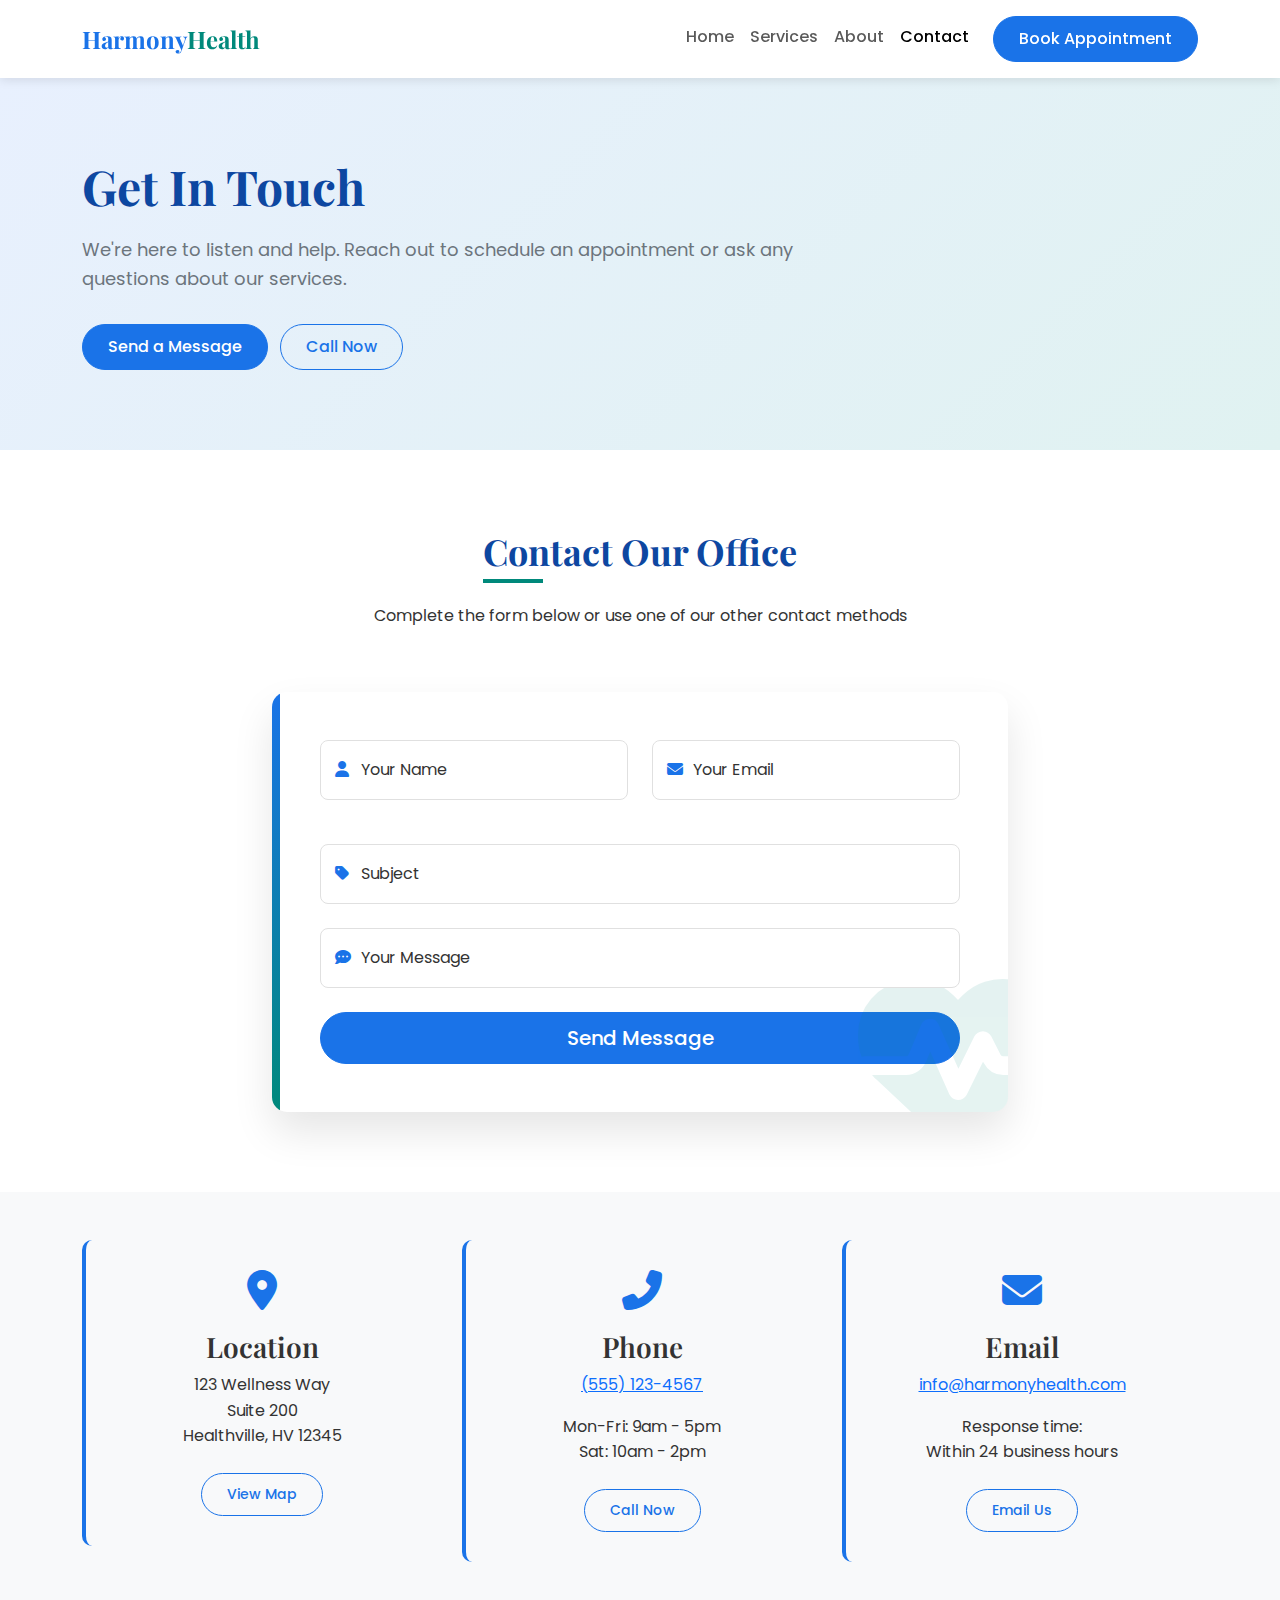
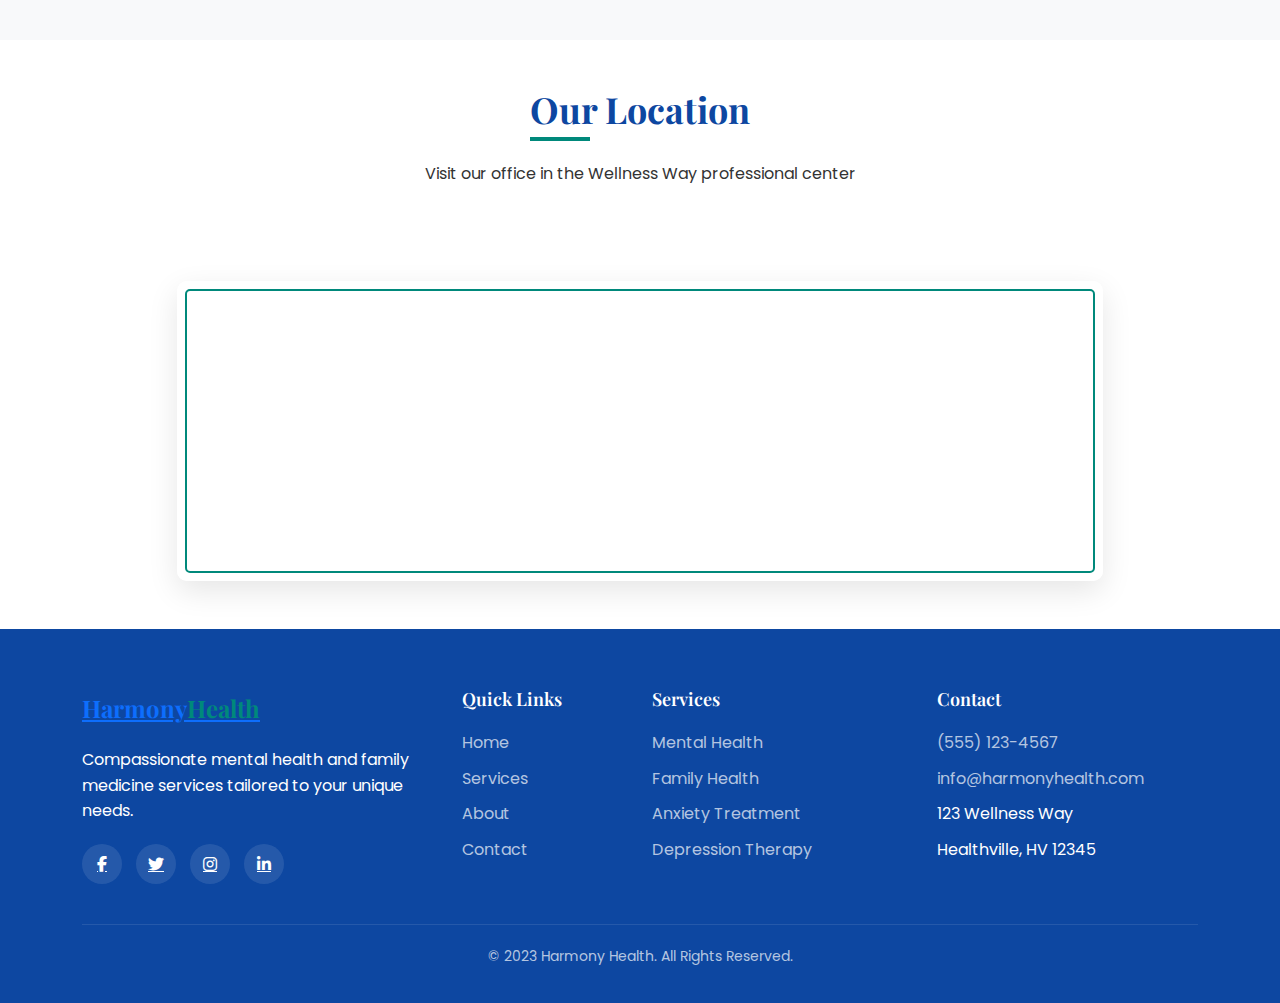
<file: contact.html>
<!DOCTYPE html>
<html lang="en">
<head>
    <meta charset="UTF-8">
    <meta name="viewport" content="width=device-width, initial-scale=1.0">
    <title>Contact Us | Harmony Health</title>
    <!-- Bootstrap CSS -->
    <link href="https://cdn.jsdelivr.net/npm/bootstrap@5.3.0/dist/css/bootstrap.min.css" rel="stylesheet">
    <!-- Font Awesome -->
    <link rel="stylesheet" href="https://cdnjs.cloudflare.com/ajax/libs/font-awesome/6.4.0/css/all.min.css">
    <!-- Google Fonts -->
    <link href="https://fonts.googleapis.com/css2?family=Poppins:wght@300;400;500;600;700&family=Playfair+Display:wght@400;500;600;700&display=swap" rel="stylesheet">
    <link rel="stylesheet" href="style.css">

</head>
<body>
    <!-- Navbar-->
    <nav class="navbar navbar-expand-lg sticky-top">
        <div class="container">
            <a class="navbar-brand" href="index.html">Harmony<span>Health</span></a>
            <button class="navbar-toggler" type="button" data-bs-toggle="collapse" data-bs-target="#navbarNav" aria-controls="navbarNav" aria-expanded="false" aria-label="Toggle navigation">
                <span class="navbar-toggler-icon"></span>
            </button>
            <div class="collapse navbar-collapse" id="navbarNav">
                <ul class="navbar-nav ms-auto">
                    <li class="nav-item">
                        <a class="nav-link" href="index.html">Home</a>
                    </li>
                    <li class="nav-item">
                        <a class="nav-link" href="services.html">Services</a>
                    </li>
                    <li class="nav-item">
                        <a class="nav-link" href="about.html">About</a>
                    </li>
                    <li class="nav-item">
                        <a class="nav-link active" href="contact.html">Contact</a>
                    </li>
                    <li class="nav-item ms-lg-3">
                        <a class="btn btn-primary" href="contact.html">Book Appointment</a>
                    </li>
                </ul>
            </div>
        </div>
    </nav>

    <!-- Contact Hero Section -->
    <section class="contact-hero">
        <div class="container">
            <div class="contact-hero-content">
                <h1 class="hero-title">Get In Touch</h1>
                <p class="hero-subtitle">We're here to listen and help. Reach out to schedule an appointment or ask any questions about our services.</p>
                <a href="#contact-form" class="btn btn-primary me-2">Send a Message</a>
                <a href="tel:5551234567" class="btn btn-outline-primary">Call Now</a>
            </div>
        </div>
    </section>

    <!-- Contact Form Section -->
    <section class="contact-form-section" id="contact-form">
        <div class="container">
            <div class="row justify-content-center mb-5">
                <div class="col-lg-8 text-center">
                    <h2 class="section-title">Contact Our Office</h2>
                    <p>Complete the form below or use one of our other contact methods</p>
                </div>
            </div>
            
            <div class="row">
                <div class="col-lg-8 mx-auto">
                    <div class="contact-form-container p-4 p-lg-5">
                        <div class="form-pattern">
                            <i class="fas fa-heartbeat"></i>
                        </div>
                        <form>
                            <div class="row">
                                <div class="col-md-6 mb-4">
                                    <div class="form-floating">
                                        <input type="text" class="form-control" id="name" placeholder="Your Name">
                                        <label for="name">Your Name</label>
                                        <div class="input-icon">
                                            <i class="fas fa-user"></i>
                                        </div>
                                    </div>
                                </div>
                                <div class="col-md-6 mb-4">
                                    <div class="form-floating">
                                        <input type="email" class="form-control" id="email" placeholder="Your Email">
                                        <label for="email">Your Email</label>
                                        <div class="input-icon">
                                            <i class="fas fa-envelope"></i>
                                        </div>
                                    </div>
                                </div>
                            </div>
                            <div class="mb-4">
                                <div class="form-floating">
                                    <input type="text" class="form-control" id="subject" placeholder="Subject">
                                    <label for="subject">Subject</label>
                                    <div class="input-icon">
                                        <i class="fas fa-tag"></i>
                                    </div>
                                </div>
                            </div>
                            <div class="mb-4">
                                <div class="form-floating">
                                    <textarea class="form-control" id="message" placeholder="Your Message"></textarea>
                                    <label for="message">Your Message</label>
                                    <div class="input-icon">
                                        <i class="fas fa-comment-dots"></i>
                                    </div>
                                </div>
                            </div>
                            <button type="submit" class="btn btn-primary btn-lg w-100">Send Message</button>
                        </form>
                    </div>
                </div>
            </div>
        </div>
    </section>

    <!-- Contact Info Section -->
    <section class="py-5" style="background-color: var(--gray);">
        <div class="container">
            <div class="row">
                <div class="col-md-4">
                    <div class="contact-info-card text-center">
                        <i class="fas fa-map-marker-alt"></i>
                        <h3>Location</h3>
                        <p>123 Wellness Way<br>Suite 200<br>Healthville, HV 12345</p>
                        <a href="#map" class="btn btn-sm btn-outline-primary mt-2">View Map</a>
                    </div>
                </div>
                <div class="col-md-4">
                    <div class="contact-info-card text-center">
                        <i class="fas fa-phone-alt"></i>
                        <h3>Phone</h3>
                        <p><a href="tel:5551234567">(555) 123-4567</a></p>
                        <p>Mon-Fri: 9am - 5pm<br>Sat: 10am - 2pm</p>
                        <a href="tel:5551234567" class="btn btn-sm btn-outline-primary mt-2">Call Now</a>
                    </div>
                </div>
                <div class="col-md-4">
                    <div class="contact-info-card text-center">
                        <i class="fas fa-envelope"></i>
                        <h3>Email</h3>
                        <p><a href="mailto:info@harmonyhealth.com">info@harmonyhealth.com</a></p>
                        <p>Response time:<br>Within 24 business hours</p>
                        <a href="mailto:info@harmonyhealth.com" class="btn btn-sm btn-outline-primary mt-2">Email Us</a>
                    </div>
                </div>
            </div>
        </div>
    </section>

    <!-- Map Section -->
    <section class="py-5" id="map">
        <div class="container">
            <div class="row justify-content-center mb-5">
                <div class="col-lg-8 text-center">
                    <h2 class="section-title">Our Location</h2>
                    <p>Visit our office in the Wellness Way professional center</p>
                </div>
            </div>
            <div class="row">
                <div class="col-lg-10 mx-auto">
                    <div class="map-container">
                        <iframe src="https://www.google.com/maps/embed?pb=!1m18!1m12!1m3!1d3022.215256018064!2d-73.9878449241646!3d40.74844097138949!2m3!1f0!2f0!3f0!3m2!1i1024!2i768!4f13.1!3m3!1m2!1s0x89c259a9b3117469%3A0xd134e199a405a163!2sEmpire%20State%20Building!5e0!3m2!1sen!2sus!4v1689872281482!5m2!1sen!2sus" width="100%" height="400" style="border:0;" allowfullscreen="" loading="lazy" referrerpolicy="no-referrer-when-downgrade"></iframe>
                    </div>
                </div>
            </div>
        </div>
    </section>

    <!-- Footer -->
    <footer class="footer">
        <div class="container">
            <div class="row">
                <div class="col-lg-4">
                    <a href="index.html" class="footer-logo">Harmony<span>Health</span></a>
                    <p class="footer-about">Compassionate mental health and family medicine services tailored to your unique needs.</p>
                    <div class="social-icons">
                        <a href="#"><i class="fab fa-facebook-f"></i></a>
                        <a href="#"><i class="fab fa-twitter"></i></a>
                        <a href="#"><i class="fab fa-instagram"></i></a>
                        <a href="#"><i class="fab fa-linkedin-in"></i></a>
                    </div>
                </div>
                <div class="col-lg-2 col-md-6">
                    <div class="footer-links">
                        <h5>Quick Links</h5>
                        <ul>
                            <li><a href="index.html">Home</a></li>
                            <li><a href="services.html">Services</a></li>
                            <li><a href="about.html">About</a></li>
                            <li><a href="contact.html">Contact</a></li>
                        </ul>
                    </div>
                </div>
                <div class="col-lg-3 col-md-6">
                    <div class="footer-links">
                        <h5>Services</h5>
                        <ul>
                            <li><a href="services.html#mental-health">Mental Health</a></li>
                            <li><a href="services.html#family-health">Family Health</a></li>
                            <li><a href="services.html#anxiety">Anxiety Treatment</a></li>
                            <li><a href="services.html#depression">Depression Therapy</a></li>
                        </ul>
                    </div>
                </div>
                <div class="col-lg-3 col-md-6">
                    <div class="footer-links">
                        <h5>Contact</h5>
                        <ul>
                            <li><a href="tel:5551234567">(555) 123-4567</a></li>
                            <li><a href="mailto:info@harmonyhealth.com">info@harmonyhealth.com</a></li>
                            <li>123 Wellness Way</li>
                            <li>Healthville, HV 12345</li>
                        </ul>
                    </div>
                </div>
            </div>
            <div class="copyright">
                <p>&copy; 2023 Harmony Health. All Rights Reserved.</p>
            </div>
        </div>
    </footer>

    <!-- Bootstrap JS -->
    <script src="https://cdn.jsdelivr.net/npm/bootstrap@5.3.0/dist/js/bootstrap.bundle.min.js"></script>
    
    <script>
        // Form input animation
        document.addEventListener('DOMContentLoaded', function() {
            const formInputs = document.querySelectorAll('.form-control');
            
            formInputs.forEach(input => {
                // Add focus class when input is focused
                input.addEventListener('focus', function() {
                    this.parentNode.classList.add('focused');
                });
                
                // Remove focus class when input loses focus
                input.addEventListener('blur', function() {
                    if(this.value === '') {
                        this.parentNode.classList.remove('focused');
                    }
                });
                
                // Check for pre-filled values
                if(input.value !== '') {
                    input.parentNode.classList.add('focused');
                }
            });
            
            // Smooth scrolling for anchor links
            document.querySelectorAll('a[href^="#"]').forEach(anchor => {
                anchor.addEventListener('click', function(e) {
                    e.preventDefault();
                    const target = document.querySelector(this.getAttribute('href'));
                    if(target) {
                        target.scrollIntoView({
                            behavior: 'smooth'
                        });
                    }
                });
            });
        });
    </script>
</body>
</html>
</file>
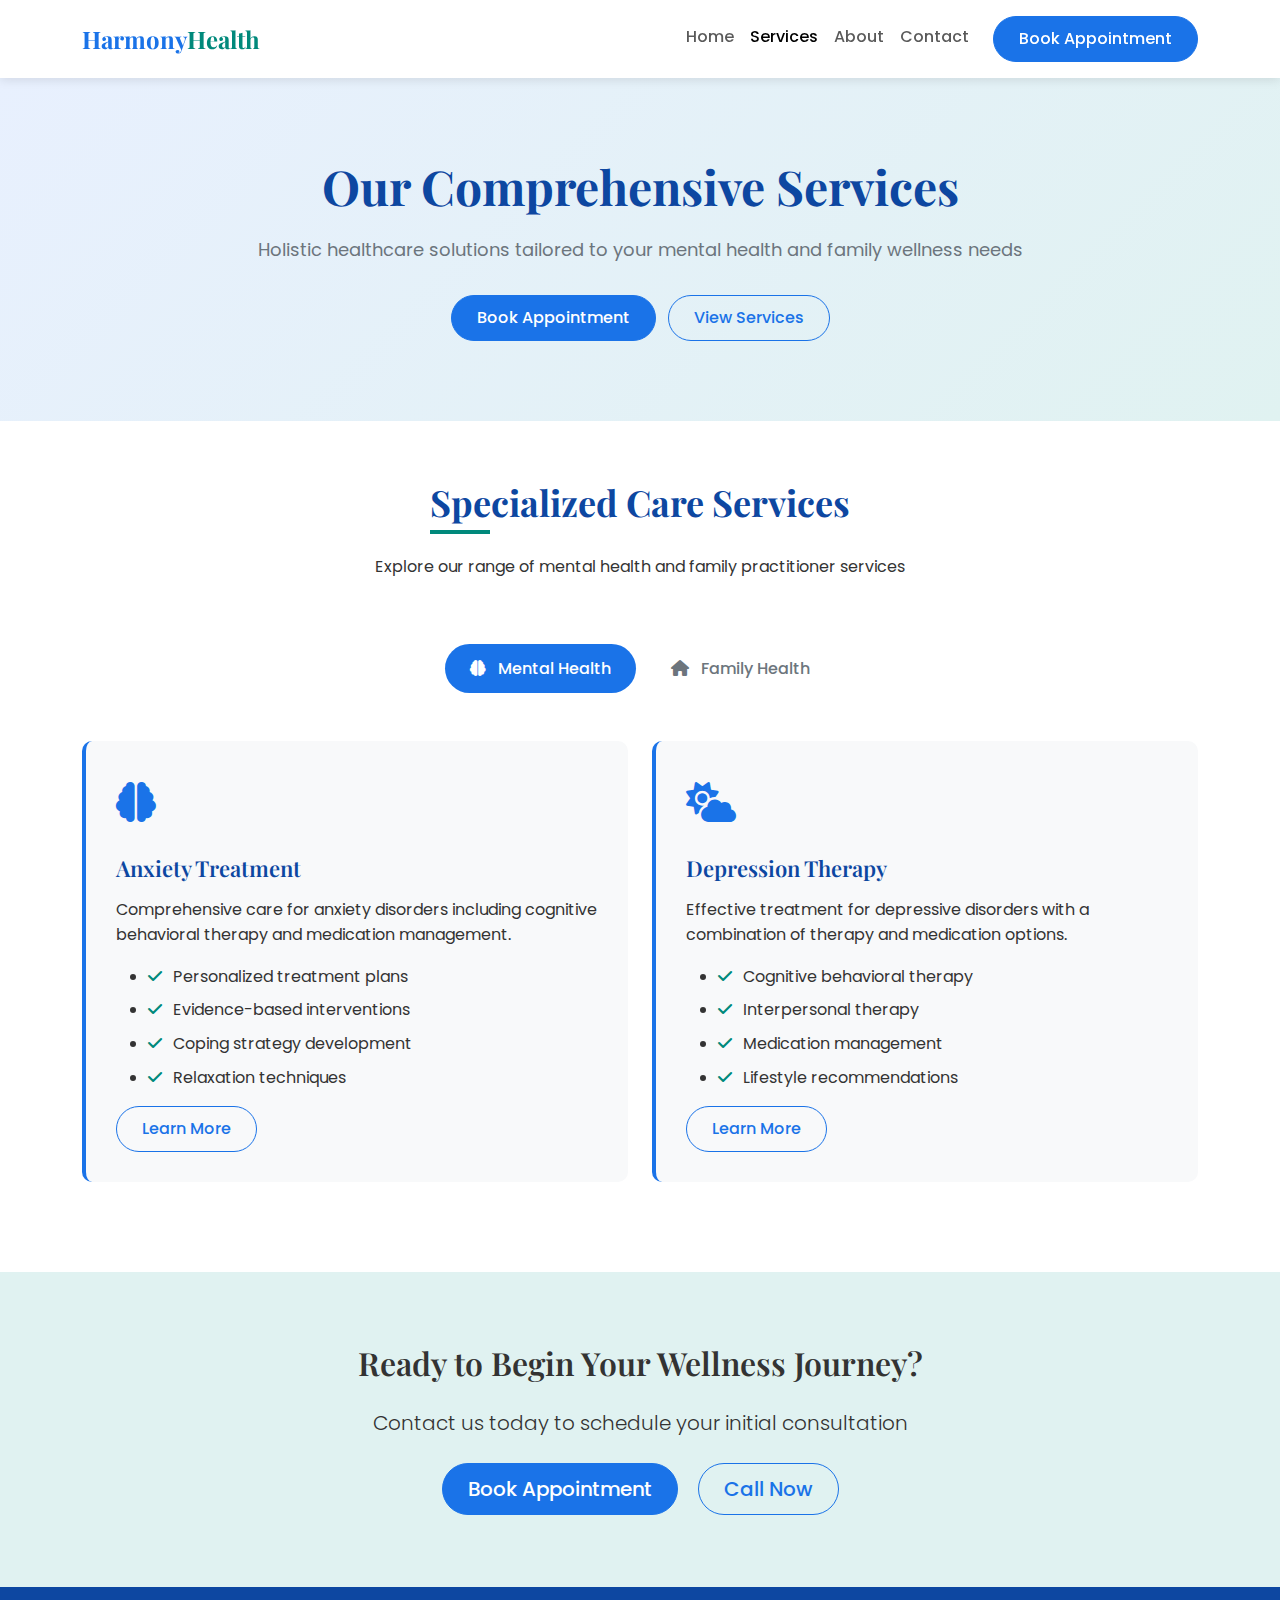
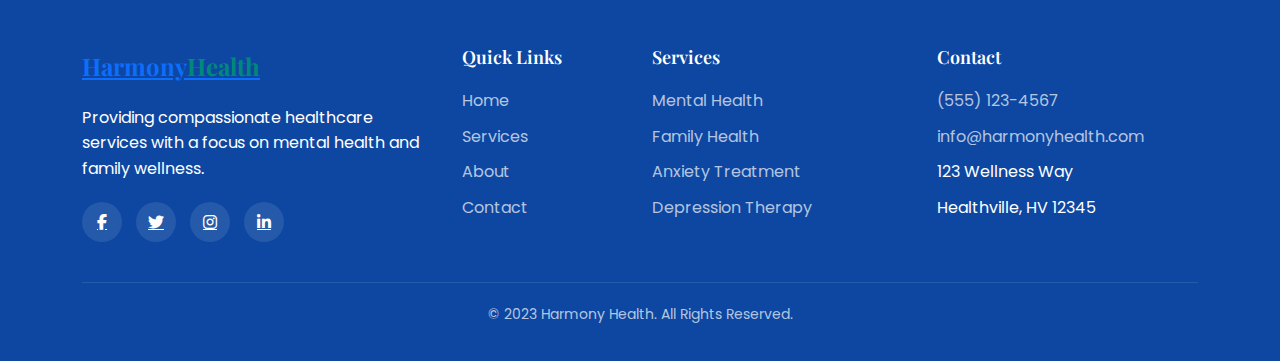
<file: services.html>
<!DOCTYPE html>
<html lang="en">
<head>
    <meta charset="UTF-8">
    <meta name="viewport" content="width=device-width, initial-scale=1.0">
    <title>Our Services | Harmony Health</title>
    <!-- Bootstrap CSS -->
    <link href="https://cdn.jsdelivr.net/npm/bootstrap@5.3.0/dist/css/bootstrap.min.css" rel="stylesheet">
    <!-- Font Awesome -->
    <link rel="stylesheet" href="https://cdnjs.cloudflare.com/ajax/libs/font-awesome/6.4.0/css/all.min.css">
    <!-- Google Fonts -->
    <link href="https://fonts.googleapis.com/css2?family=Poppins:wght@300;400;500;600;700&family=Playfair+Display:wght@400;500;600;700&display=swap" rel="stylesheet">
    <!--Custom CSS-->
    <link rel="stylesheet" href="style.css">
    
</head>
<body>
    <!-- Navbar -->
    <nav class="navbar navbar-expand-lg sticky-top">
        <div class="container">
            <a class="navbar-brand" href="index.html">Harmony<span>Health</span></a>
            <button class="navbar-toggler" type="button" data-bs-toggle="collapse" data-bs-target="#navbarNav" aria-controls="navbarNav" aria-expanded="false" aria-label="Toggle navigation">
                <span class="navbar-toggler-icon"></span>
            </button>
            <div class="collapse navbar-collapse" id="navbarNav">
                <ul class="navbar-nav ms-auto">
                    <li class="nav-item">
                        <a class="nav-link" href="index.html">Home</a>
                    </li>
                    <li class="nav-item">
                        <a class="nav-link active" href="services.html">Services</a>
                    </li>
                    <li class="nav-item">
                        <a class="nav-link" href="about.html">About</a>
                    </li>
                    <li class="nav-item">
                        <a class="nav-link" href="contact.html">Contact</a>
                    </li>
                    <li class="nav-item ms-lg-3">
                        <a class="btn btn-primary" href="contact.html">Book Appointment</a>
                    </li>
                </ul>
            </div>
        </div>
    </nav>

    <!-- Services Hero Section -->
    <section class="services-hero">
        <div class="container">
            <div class="services-hero-content">
                <h1 class="hero-title">Our Comprehensive Services</h1>
                <p class="hero-subtitle">Holistic healthcare solutions tailored to your mental health and family wellness needs</p>
                <a href="index.html#contact" class="btn btn-primary me-2">Book Appointment</a>
                <a href="#services" class="btn btn-outline-primary">View Services</a>
            </div>
        </div>
    </section>

    <!-- Services Tabs Section -->
    <section class="service-tabs-container" id="services">
        <div class="container">
            <div class="row justify-content-center">
                <div class="col-lg-8 text-center mb-5">
                    <h2 class="section-title">Specialized Care Services</h2>
                    <p>Explore our range of mental health and family practitioner services</p>
                </div>
            </div>
            
            <div class="row">
                <div class="col-12">
                    <ul class="nav nav-pills justify-content-center mb-5" id="servicesTab" role="tablist">
                        <li class="nav-item" role="presentation">
                            <button class="nav-link active" id="mental-health-tab" data-bs-toggle="pill" data-bs-target="#mental-health" type="button" role="tab" aria-controls="mental-health" aria-selected="true">
                                <i class="fas fa-brain me-2"></i> Mental Health
                            </button>
                        </li>
                        <li class="nav-item" role="presentation">
                            <button class="nav-link" id="family-health-tab" data-bs-toggle="pill" data-bs-target="#family-health" type="button" role="tab" aria-controls="family-health" aria-selected="false">
                                <i class="fas fa-home me-2"></i> Family Health
                            </button>
                        </li>
                    </ul>
                    
                    <div class="tab-content" id="servicesTabContent">
                        <!-- Mental Health Services -->
                        <div class="tab-pane fade show active" id="mental-health" role="tabpanel" aria-labelledby="mental-health-tab">
                            <div class="row">
                                <!-- Anxiety Treatment -->
                                <div class="col-lg-6" id="anxiety">
                                    <div class="service-detail-card">
                                        <div class="service-icon">
                                            <i class="fas fa-brain"></i>
                                        </div>
                                        <h3 class="service-title">Anxiety Treatment</h3>
                                        <p>Comprehensive care for anxiety disorders including cognitive behavioral therapy and medication management.</p>
                                        <ul class="service-features">
                                            <li>Personalized treatment plans</li>
                                            <li>Evidence-based interventions</li>
                                            <li>Coping strategy development</li>
                                            <li>Relaxation techniques</li>
                                        </ul>
                                        <a href="index.html#contact" class="btn btn-outline-primary">Learn More</a>
                                    </div>
                                </div>
                                
                                <!-- Depression Therapy -->
                                <div class="col-lg-6" id="depression">
                                    <div class="service-detail-card">
                                        <div class="service-icon">
                                            <i class="fas fa-cloud-sun"></i>
                                        </div>
                                        <h3 class="service-title">Depression Therapy</h3>
                                        <p>Effective treatment for depressive disorders with a combination of therapy and medication options.</p>
                                        <ul class="service-features">
                                            <li>Cognitive behavioral therapy</li>
                                            <li>Interpersonal therapy</li>
                                            <li>Medication management</li>
                                            <li>Lifestyle recommendations</li>
                                        </ul>
                                        <a href="index.html#contact" class="btn btn-outline-primary">Learn More</a>
                                    </div>
                                </div>
                                
                                <!-- Additional Mental Health Services would go here -->
                            </div>
                        </div>
                        
                        <!-- Family Health Services -->
                        <div class="tab-pane fade" id="family-health" role="tabpanel" aria-labelledby="family-health-tab">
                            <div class="row">
                                <!-- Pediatric Care -->
                                <div class="col-lg-6" id="pediatric">
                                    <div class="service-detail-card">
                                        <div class="service-icon">
                                            <i class="fas fa-baby"></i>
                                        </div>
                                        <h3 class="service-title">Pediatric Care</h3>
                                        <p>Comprehensive healthcare for children from infancy through adolescence.</p>
                                        <ul class="service-features">
                                            <li>Well-child visits</li>
                                            <li>Immunizations</li>
                                            <li>Developmental screenings</li>
                                            <li>Acute illness care</li>
                                        </ul>
                                        <a href="index.html#contact" class="btn btn-outline-primary">Learn More</a>
                                    </div>
                                </div>
                                
                                <!-- Women's Health -->
                                <div class="col-lg-6" id="womens-health">
                                    <div class="service-detail-card">
                                        <div class="service-icon">
                                            <i class="fas fa-female"></i>
                                        </div>
                                        <h3 class="service-title">Women's Health</h3>
                                        <p>Specialized care addressing women's unique health needs across all life stages.</p>
                                        <ul class="service-features">
                                            <li>Annual well-woman exams</li>
                                            <li>Contraceptive counseling</li>
                                            <li>Menopause management</li>
                                            <li>Preventive screenings</li>
                                        </ul>
                                        <a href="index.html#contact" class="btn btn-outline-primary">Learn More</a>
                                    </div>
                                </div>
                                
                                <!-- Additional Family Health Services would go here -->
                            </div>
                        </div>
                    </div>
                </div>
            </div>
        </div>
    </section>

    <!-- CTA Section -->
    <section class="py-5" style="background-color: var(--light-teal);">
        <div class="container text-center py-4">
            <h2 class="mb-4">Ready to Begin Your Wellness Journey?</h2>
            <p class="lead mb-4">Contact us today to schedule your initial consultation</p>
            <a href="index.html#contact" class="btn btn-primary btn-lg me-3">Book Appointment</a>
            <a href="tel:5551234567" class="btn btn-outline-primary btn-lg">Call Now</a>
        </div>
    </section>

    <!-- Footer -->
    <footer class="footer">
        <div class="container">
            <div class="row">
                <div class="col-lg-4">
                    <a href="index.html" class="footer-logo">Harmony<span>Health</span></a>
                    <p class="footer-about">Providing compassionate healthcare services with a focus on mental health and family wellness.</p>
                    <div class="social-icons">
                        <a href="#"><i class="fab fa-facebook-f"></i></a>
                        <a href="#"><i class="fab fa-twitter"></i></a>
                        <a href="#"><i class="fab fa-instagram"></i></a>
                        <a href="#"><i class="fab fa-linkedin-in"></i></a>
                    </div>
                </div>
                <div class="col-lg-2 col-md-6">
                    <div class="footer-links">
                        <h5>Quick Links</h5>
                        <ul>
                            <li><a href="index.html">Home</a></li>
                            <li><a href="services.html">Services</a></li>
                            <li><a href="index.html#about">About</a></li>
                            <li><a href="index.html#contact">Contact</a></li>
                        </ul>
                    </div>
                </div>
                <div class="col-lg-3 col-md-6">
                    <div class="footer-links">
                        <h5>Services</h5>
                        <ul>
                            <li><a href="services.html#mental-health">Mental Health</a></li>
                            <li><a href="services.html#family-health">Family Health</a></li>
                            <li><a href="services.html#anxiety">Anxiety Treatment</a></li>
                            <li><a href="services.html#depression">Depression Therapy</a></li>
                        </ul>
                    </div>
                </div>
                <div class="col-lg-3 col-md-6">
                    <div class="footer-links">
                        <h5>Contact</h5>
                        <ul>
                            <li><a href="tel:5551234567">(555) 123-4567</a></li>
                            <li><a href="mailto:info@harmonyhealth.com">info@harmonyhealth.com</a></li>
                            <li>123 Wellness Way</li>
                            <li>Healthville, HV 12345</li>
                        </ul>
                    </div>
                </div>
            </div>
            <div class="copyright">
                <p>&copy; 2023 Harmony Health. All Rights Reserved.</p>
            </div>
        </div>
    </footer>

    <!-- Bootstrap JS -->
    <script src="https://cdn.jsdelivr.net/npm/bootstrap@5.3.0/dist/js/bootstrap.bundle.min.js"></script>
    
    <script>
        // Tab activation from URL hash
        document.addEventListener('DOMContentLoaded', function() {
            // Activate tab if hash matches
            if(window.location.hash === '#family-health') {
                const tab = new bootstrap.Tab(document.querySelector('#family-health-tab'));
                tab.show();
            }
            
            // Smooth scrolling for anchor links
            document.querySelectorAll('a[href^="#"]').forEach(anchor => {
                anchor.addEventListener('click', function(e) {
                    e.preventDefault();
                    const target = document.querySelector(this.getAttribute('href'));
                    if(target) {
                        target.scrollIntoView({
                            behavior: 'smooth'
                        });
                    }
                });
            });
        });
    </script>
</body>
</html>
</file>
<file: style.css>
:root {
            --primary-blue: #1a73e8;
            --dark-blue: #0d47a1;
            --light-blue: #e8f0fe;
            --teal: #00897b;
            --light-teal: #e0f2f1;
            --white: #ffffff;
            --gray: #f8f9fa;
            --dark-gray: #6c757d;
        }

        body {
            font-family: 'Poppins', sans-serif;
            color: #333;
            line-height: 1.6;
        }

        h1,
        h2,
        h3,
        h4,
        h5 {
            font-family: 'Playfair Display', serif;
            font-weight: 600;
        }

        .navbar {
            background-color: var(--white);
            box-shadow: 0 2px 10px rgba(0, 0, 0, 0.1);
            padding: 15px 0;
        }

        .navbar-brand {
            font-family: 'Playfair Display', serif;
            font-weight: 700;
            font-size: 24px;
            color: var(--primary-blue);
        }

        .navbar-brand span {
            color: var(--teal);
        }

        .nav-link {
            font-weight: 500;
            padding: 8px 15px;
        }

        .dropdown-menu {
            border: none;
            box-shadow: 0 5px 15px rgba(0, 0, 0, 0.1);
        }

        .dropdown-item:hover {
            background-color: var(--light-blue);
            color: var(--primary-blue);
        }

        .hero-section {
            background: linear-gradient(135deg, var(--light-blue) 0%, var(--light-teal) 100%);
            padding: 100px 0;
            position: relative;
            overflow: hidden;
        }

        .hero-section::before {
            content: '';
            position: absolute;
            top: 0;
            right: 0;
            width: 40%;
            height: 100%;
            background-image: url('https://images.unsplash.com/photo-1579684385127-1ef15d508118?ixlib=rb-4.0.3&ixid=M3wxMjA3fDB8MHxwaG90by1wYWdlfHx8fGVufDB8fHx8fA%3D%3D&auto=format&fit=crop&w=880&q=80');
            background-size: cover;
            background-position: center;
            border-radius: 30px 0 0 30px;
        }

        .hero-content {
            position: relative;
            z-index: 1;
        }

        .hero-title {
            font-size: 48px;
            font-weight: 700;
            margin-bottom: 20px;
            color: var(--dark-blue);
        }

        .hero-subtitle {
            font-size: 18px;
            margin-bottom: 30px;
            color: var(--dark-gray);
        }

        .btn-primary {
            background-color: var(--primary-blue);
            border-color: var(--primary-blue);
            padding: 10px 25px;
            border-radius: 30px;
            font-weight: 500;
        }

        .btn-primary:hover {
            background-color: var(--dark-blue);
            border-color: var(--dark-blue);
        }

        .btn-outline-primary {
            color: var(--primary-blue);
            border-color: var(--primary-blue);
            padding: 10px 25px;
            border-radius: 30px;
            font-weight: 500;
        }

        .btn-outline-primary:hover {
            background-color: var(--primary-blue);
            border-color: var(--primary-blue);
        }

        .stats-section {
            padding: 80px 0;
            background-color: var(--white);
        }

        .stat-card {
            text-align: center;
            padding: 30px 20px;
            border-radius: 10px;
            transition: all 0.3s ease;
            background-color: var(--gray);
            margin-bottom: 20px;
        }

        .stat-card:hover {
            transform: translateY(-10px);
            box-shadow: 0 15px 30px rgba(0, 0, 0, 0.1);
        }

        .stat-number {
            font-size: 48px;
            font-weight: 700;
            color: var(--primary-blue);
            margin-bottom: 10px;
        }

        .stat-title {
            font-size: 18px;
            color: var(--dark-gray);
        }

        .about-section {
            padding: 80px 0;
            background-color: var(--gray);
        }

        .about-img {
            border-radius: 15px;
            box-shadow: 0 15px 30px rgba(0, 0, 0, 0.1);
            overflow: hidden;
        }

        .about-img img {
            width: 100%;
            height: auto;
            transition: transform 0.5s ease;
        }

        .about-img:hover img {
            transform: scale(1.05);
        }

        .section-title {
            font-size: 36px;
            font-weight: 700;
            margin-bottom: 30px;
            color: var(--dark-blue);
            position: relative;
            display: inline-block;
        }

        .section-title::after {
            content: '';
            position: absolute;
            bottom: -10px;
            left: 0;
            width: 60px;
            height: 4px;
            background-color: var(--teal);
        }

        .services-section {
            padding: 80px 0;
            background-color: var(--white);
        }

        .nav-pills .nav-link {
            padding: 12px 25px;
            font-weight: 500;
            color: var(--dark-gray);
            border-radius: 30px;
            margin: 0 5px;
        }

        .nav-pills .nav-link.active {
            background-color: var(--primary-blue);
            color: var(--white);
        }

        .service-card {
            padding: 30px;
            border-radius: 10px;
            margin-bottom: 30px;
            transition: all 0.3s ease;
            background-color: var(--gray);
            border-left: 4px solid var(--primary-blue);
        }

        .service-card:hover {
            transform: translateY(-10px);
            box-shadow: 0 15px 30px rgba(0, 0, 0, 0.1);
            border-left: 4px solid var(--teal);
        }

        .service-icon {
            font-size: 40px;
            color: var(--primary-blue);
            margin-bottom: 20px;
        }

        .service-title {
            font-size: 22px;
            font-weight: 600;
            margin-bottom: 15px;
            color: var(--dark-blue);
        }

        .reviews-section {
            padding: 80px 0;
            background-color: var(--light-teal);
        }

        .review-card {
            padding: 30px;
            border-radius: 10px;
            background-color: var(--white);
            box-shadow: 0 5px 15px rgba(0, 0, 0, 0.05);
            margin-bottom: 30px;
            position: relative;
        }

        .review-card::before {
            content: '"';
            position: absolute;
            top: 20px;
            left: 20px;
            font-size: 60px;
            color: var(--light-teal);
            font-family: 'Playfair Display', serif;
            line-height: 1;
            z-index: 0;
        }

        .review-content {
            position: relative;
            z-index: 1;
        }

        .review-stars {
            color: #ffc107;
            margin-bottom: 15px;
        }

        .review-text {
            font-style: italic;
            margin-bottom: 20px;
        }

        .review-author {
            font-weight: 600;
            color: var(--dark-blue);
        }

        .insurance-section {
            padding: 60px 0;
            background-color: var(--white);
        }

        .insurance-slider {
            display: flex;
            overflow-x: auto;
            padding: 20px 0;
            scroll-behavior: smooth;
            -webkit-overflow-scrolling: touch;
        }

        .insurance-slider::-webkit-scrollbar {
            display: none;
        }

        .insurance-item {
            flex: 0 0 auto;
            margin: 0 15px;
            width: 150px;
            height: 80px;
            display: flex;
            align-items: center;
            justify-content: center;
            background-color: var(--gray);
            border-radius: 8px;
            padding: 10px;
        }

        .insurance-item img {
            max-width: 100%;
            max-height: 100%;
            filter: grayscale(100%);
            opacity: 0.7;
            transition: all 0.3s ease;
        }

        .insurance-item:hover img {
            filter: grayscale(0);
            opacity: 1;
        }

        .contact-section {
            padding: 80px 0;
            background-color: var(--gray);
        }

        .contact-form {
            background-color: var(--white);
            padding: 40px;
            border-radius: 15px;
            box-shadow: 0 5px 15px rgba(0, 0, 0, 0.05);
        }

        .form-control {
            padding: 12px 15px;
            border-radius: 8px;
            margin-bottom: 20px;
            border: 1px solid #e0e0e0;
        }

        .form-control:focus {
            box-shadow: none;
            border-color: var(--primary-blue);
        }

        .contact-info {
            padding: 40px;
        }

        .contact-item {
            display: flex;
            align-items: flex-start;
            margin-bottom: 30px;
        }

        .contact-icon {
            font-size: 24px;
            color: var(--primary-blue);
            margin-right: 15px;
            margin-top: 5px;
        }

        .contact-title {
            font-weight: 600;
            margin-bottom: 5px;
            color: var(--dark-blue);
        }

        .map-container {
            height: 300px;
            border-radius: 10px;
            overflow: hidden;
            margin-top: 30px;
            box-shadow: 0 5px 15px rgba(0, 0, 0, 0.05);
        }

        .map-container iframe {
            width: 100%;
            height: 100%;
            border: none;
        }

        .footer {
            background-color: var(--dark-blue);
            color: var(--white);
            padding: 60px 0 20px;
        }

        .footer-logo {
            font-family: 'Playfair Display', serif;
            font-weight: 700;
            font-size: 24px;
            margin-bottom: 20px;
            display: inline-block;
        }

        .footer-logo span {
            color: var(--teal);
        }

        .footer-about {
            margin-bottom: 20px;
        }

        .footer-links h5 {
            color: var(--white);
            margin-bottom: 20px;
            font-size: 18px;
        }

        .footer-links ul {
            list-style: none;
            padding: 0;
        }

        .footer-links li {
            margin-bottom: 10px;
        }

        .footer-links a {
            color: rgba(255, 255, 255, 0.7);
            text-decoration: none;
            transition: all 0.3s ease;
        }

        .footer-links a:hover {
            color: var(--white);
            padding-left: 5px;
        }

        .social-icons a {
            display: inline-flex;
            align-items: center;
            justify-content: center;
            width: 40px;
            height: 40px;
            background-color: rgba(255, 255, 255, 0.1);
            border-radius: 50%;
            color: var(--white);
            margin-right: 10px;
            transition: all 0.3s ease;
        }

        .social-icons a:hover {
            background-color: var(--teal);
            transform: translateY(-5px);
        }

        .copyright {
            border-top: 1px solid rgba(255, 255, 255, 0.1);
            padding-top: 20px;
            margin-top: 40px;
            text-align: center;
            color: rgba(255, 255, 255, 0.7);
            font-size: 14px;
        }

        /* Responsive Styles */
        @media (max-width: 991.98px) {
            .hero-section::before {
                width: 100%;
                height: 300px;
                top: auto;
                bottom: 0;
                border-radius: 30px 30px 0 0;
            }

            .hero-content {
                padding-bottom: 320px;
            }

            .hero-title {
                font-size: 36px;
            }
        }

        @media (max-width: 767.98px) {
            .hero-title {
                font-size: 32px;
            }

            .section-title {
                font-size: 28px;
            }

            .stat-number {
                font-size: 36px;
            }

            .contact-form,
            .contact-info {
                padding: 30px 20px;
            }
        }

        @media (max-width: 575.98px) {
            .navbar-brand {
                font-size: 20px;
            }

            .hero-title {
                font-size: 28px;
            }

            .hero-content {
                padding-bottom: 250px;
            }

            .nav-pills .nav-link {
                padding: 8px 15px;
                font-size: 14px;
            }
        }


    /*====== Service page ======*/
            /* Narrower Hero Section */
        .services-hero {
            background: linear-gradient(135deg, var(--light-blue) 0%, var(--light-teal) 100%);
            padding: 80px 0;
            position: relative;
            overflow: hidden;
        }
        
        .services-hero::before {
            width: 30%; /* Reduced from 40% */
        }
        
        .services-hero-content {
            max-width: 800px; /* Constrain width */
            margin: 0 auto;
            text-align: center;
            position: relative;
            z-index: 1;
        }
        
        /* Service Tabs Container */
        .service-tabs-container {
            background-color: var(--white);
            padding: 60px 0;
        }
        
        /* Service Detail Cards */
        .service-detail-card {
            padding: 30px;
            border-radius: 10px;
            margin-bottom: 30px;
            transition: all 0.3s ease;
            background-color: var(--gray);
            border-left: 4px solid var(--primary-blue);
        }
        
        .service-detail-card:hover {
            transform: translateY(-5px);
            box-shadow: 0 10px 20px rgba(0,0,0,0.1);
            border-left-color: var(--teal);
        }
        
        .service-features li {
            margin-bottom: 8px;
            position: relative;
            padding-left: 25px;
        }
        
        .service-features li::before {
            content: "\f00c";
            font-family: "Font Awesome 6 Free";
            font-weight: 900;
            position: absolute;
            left: 0;
            color: var(--teal);
        }
        
        /* Responsive Adjustments */
        @media (max-width: 991.98px) {
            .services-hero::before {
                width: 100%;
                height: 250px;
                top: auto;
                bottom: 0;
            }
            
            .services-hero-content {
                padding-bottom: 280px;
            }
        }
        
        @media (max-width: 767.98px) {
            .services-hero::before {
                height: 200px;
            }
            
            .services-hero-content {
                padding-bottom: 230px;
            }
        }

        /*====== ABout page ======*/
         .about-hero {
            background: linear-gradient(135deg, var(--light-blue) 0%, var(--light-teal) 100%);
            padding: 80px 0;
            position: relative;
            overflow: hidden;
        }
        
        .about-hero::before {
            content: '';
            position: absolute;
            top: 0;
            right: 0;
            width: 30%;
            height: 100%;
            background-image: url('https://images.unsplash.com/photo-1559839734-2b71ea197ec2?ixlib=rb-4.0.3&ixid=M3wxMjA3fDB8MHxwaG90by1wYWdlfHx8fGVufDB8fHx8fA%3D%3D&auto=format&fit=crop&w=1170&q=80');
            background-size: cover;
            background-position: center;
            border-radius: 30px 0 0 30px;
        }
        
        .about-hero-content {
            max-width: 800px;
            position: relative;
            z-index: 1;
        }
        
        /* About Content Section */
        .about-content {
            padding: 60px 0;
            background-color: var(--white);
        }
        
        .profile-img {
            border-radius: 15px;
            box-shadow: 0 15px 30px rgba(0,0,0,0.1);
            overflow: hidden;
            margin-bottom: 30px;
        }
        
        .profile-img img {
            transition: transform 0.5s ease;
            width: 100%;
        }
        
        .profile-img:hover img {
            transform: scale(1.05);
        }
        
        /* Qualifications Section */
        .qualifications {
            background-color: var(--gray);
            padding: 60px 0;
        }
        
        .qual-card {
            background-color: var(--white);
            border-radius: 10px;
            padding: 30px;
            margin-bottom: 30px;
            box-shadow: 0 5px 15px rgba(0,0,0,0.05);
            border-left: 4px solid var(--primary-blue);
            transition: all 0.3s ease;
        }
        
        .qual-card:hover {
            transform: translateY(-5px);
            border-left-color: var(--teal);
        }
        
        .qual-icon {
            font-size: 40px;
            color: var(--primary-blue);
            margin-bottom: 20px;
        }
        
        /* Timeline */
        .timeline {
            position: relative;
            padding-left: 50px;
        }
        
        .timeline::before {
            content: '';
            position: absolute;
            left: 15px;
            top: 0;
            bottom: 0;
            width: 2px;
            background-color: var(--primary-blue);
        }
        
        .timeline-item {
            position: relative;
            margin-bottom: 30px;
        }
        
        .timeline-item::before {
            content: '';
            position: absolute;
            left: -38px;
            top: 5px;
            width: 20px;
            height: 20px;
            border-radius: 50%;
            background-color: var(--teal);
            border: 4px solid var(--white);
        }
        
        .timeline-date {
            font-weight: 600;
            color: var(--teal);
        }
        
        /* Responsive Adjustments */
        @media (max-width: 991.98px) {
            .about-hero::before {
                width: 100%;
                height: 300px;
                top: auto;
                bottom: 0;
                border-radius: 30px 30px 0 0;
            }
            
            .about-hero-content {
                padding-bottom: 320px;
            }
        }
        
        @media (max-width: 767.98px) {
            .about-hero::before {
                height: 250px;
            }
            
            .about-hero-content {
                padding-bottom: 270px;
            }
            
            .timeline {
                padding-left: 30px;
            }
            
            .timeline-item::before {
                left: -28px;
            }
        }

        /*====== Contact page ======*/
               
        /* Contact Hero */
        .contact-hero {
            background: linear-gradient(135deg, var(--light-blue) 0%, var(--light-teal) 100%);
            padding: 80px 0;
            position: relative;
            overflow: hidden;
        }
        
        .contact-hero::before {
            content: '';
            position: absolute;
            top: 0;
            right: 0;
            width: 30%;
            height: 100%;
            background-image: url('https://images.unsplash.com/photo-1579684453423-f84349ef60b0?ixlib=rb-4.0.3&ixid=M3wxMjA3fDB8MHxwaG90by1wYWdlfHx8fGVufDB8fHx8fA%3D%3D&auto=format&fit=crop&w=1182&q=80');
            background-size: cover;
            background-position: center;
            border-radius: 30px 0 0 30px;
        }
        
        .contact-hero-content {
            max-width: 800px;
            position: relative;
            z-index: 1;
        }
        
        /* Contact Form Section */
        .contact-form-section {
            padding: 80px 0;
            background-color: var(--white);
        }
        
        .contact-form-container {
            position: relative;
            background-color: var(--white);
            border-radius: 15px;
            box-shadow: 0 20px 40px rgba(0,0,0,0.1);
            overflow: hidden;
        }
        
        .contact-form-container::before {
            content: '';
            position: absolute;
            top: 0;
            left: 0;
            width: 8px;
            height: 100%;
            background: linear-gradient(to bottom, var(--primary-blue), var(--teal));
        }
        
        .form-pattern {
            position: absolute;
            right: -50px;
            bottom: -50px;
            opacity: 0.1;
            z-index: 0;
        }
        
        .form-pattern i {
            font-size: 200px;
            color: var(--teal);
        }
        
        /* Creative Form Elements */
        .form-floating label {
            padding-left: 40px;
        }
        
        .form-floating .form-control {
            padding-left: 40px;
            border-radius: 8px;
            border: 1px solid #e0e0e0;
            height: 60px;
        }
        
        .form-floating .form-control:focus {
            box-shadow: 0 0 0 3px rgba(26, 115, 232, 0.2);
            border-color: var(--primary-blue);
        }
        
        .input-icon {
            position: absolute;
            left: 15px;
            top: 50%;
            transform: translateY(-50%);
            color: var(--primary-blue);
            z-index: 5;
        }
        
        textarea.form-control {
            min-height: 150px;
            padding-top: 20px;
            resize: none;
        }
        
        /* Contact Info Cards */
        .contact-info-card {
            padding: 30px;
            border-radius: 10px;
            background-color: var(--gray);
            margin-bottom: 30px;
            transition: all 0.3s ease;
            border-left: 4px solid var(--primary-blue);
            position: relative;
            overflow: hidden;
        }
        
        .contact-info-card:hover {
            transform: translateY(-5px);
            box-shadow: 0 15px 30px rgba(0,0,0,0.1);
            border-left-color: var(--teal);
        }
        
        .contact-info-card i {
            font-size: 40px;
            color: var(--primary-blue);
            margin-bottom: 20px;
        }
        
        /* Interactive Map */
        .map-container {
            border-radius: 10px;
            overflow: hidden;
            box-shadow: 0 10px 30px rgba(0,0,0,0.1);
            border: 8px solid var(--white);
            position: relative;
        }
        
        .map-container::before {
            content: '';
            position: absolute;
            top: 0;
            left: 0;
            right: 0;
            bottom: 0;
            border: 2px solid var(--teal);
            border-radius: 5px;
            pointer-events: none;
            z-index: 2;
        }
        
        /* Responsive Adjustments */
        @media (max-width: 991.98px) {
            .contact-hero::before {
                width: 100%;
                height: 250px;
                top: auto;
                bottom: 0;
                border-radius: 30px 30px 0 0;
            }
            
            .contact-hero-content {
                padding-bottom: 270px;
            }
            
            .form-pattern {
                display: none;
            }
        }
        
        @media (max-width: 767.98px) {
            .contact-hero::before {
                height: 200px;
            }
            
            .contact-hero-content {
                padding-bottom: 220px;
            }
        }
</file>
